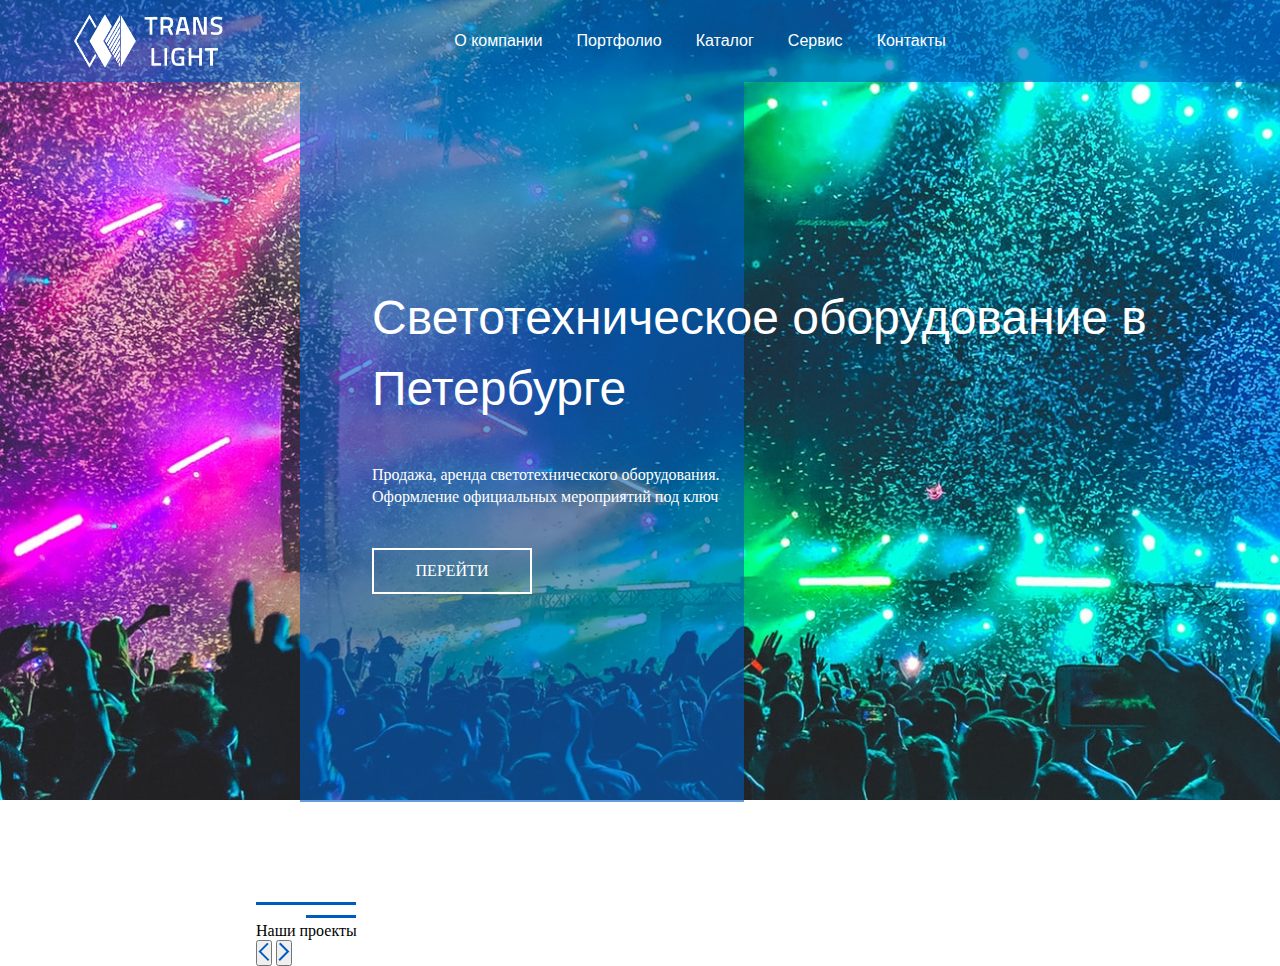
<file: 05.02 (1 занятие)/index.html>
<!DOCTYPE html>
<html lang="en">
<head>
    <meta charset="UTF-8">
    <meta http-equiv="X-UA-Compatible" content="IE=edge">
    <meta name="viewport" content="width=device-width, initial-scale=1.0">
    <title>Trans Light</title>
    <link rel="stylesheet" href="css/style.css">
</head>
<body>
    <div class="first-screen">
        <div class="container">
            <div class="first-screen_header content">
                <img src="img/logo.png" alt="logo" class="logo">
            <div class="first-screen_header-menu">
                <a href="#">О компании</a>
                <a href="#">Портфолио</a>
                <a href="#">Каталог</a>
                <a href="#">Сервис</a>
                <a href="#">Контакты</a>
            </div>
            </div>
        </div>
        <div class="eEWGw content-part2">
        <div class="first-screen_main content-part2">

            <div class="first-screen_main_cnt">
                <p class="first-screen_title">Светотехническое оборудование в Петербурге</p>
                <p class="first-screen_txt">Продажа, аренда светотехнического оборудования. <br>Оформление официальных мероприятий под ключ</p>
                <button class="first-screen_btn">ПЕРЕЙТИ</button>
            </div>

        </div>
        </div>
    </div>
    <div class="slider">
        <div class="content-part2">
            <div class="slider_our-pojects">
                <img src="img/иконка меню.png" alt="иконка меню">
                <p class="slider-title">Наши проекты</p>
                <button><img src="img/стрелка влево.png" alt="стрелка влево"></button>
                <button><img src="img/стрелка вправо.png" alt="стрелка вправо"></button>
            </div>
        </div>
        
    </div>

    </div>
</body>
</html>
</file>
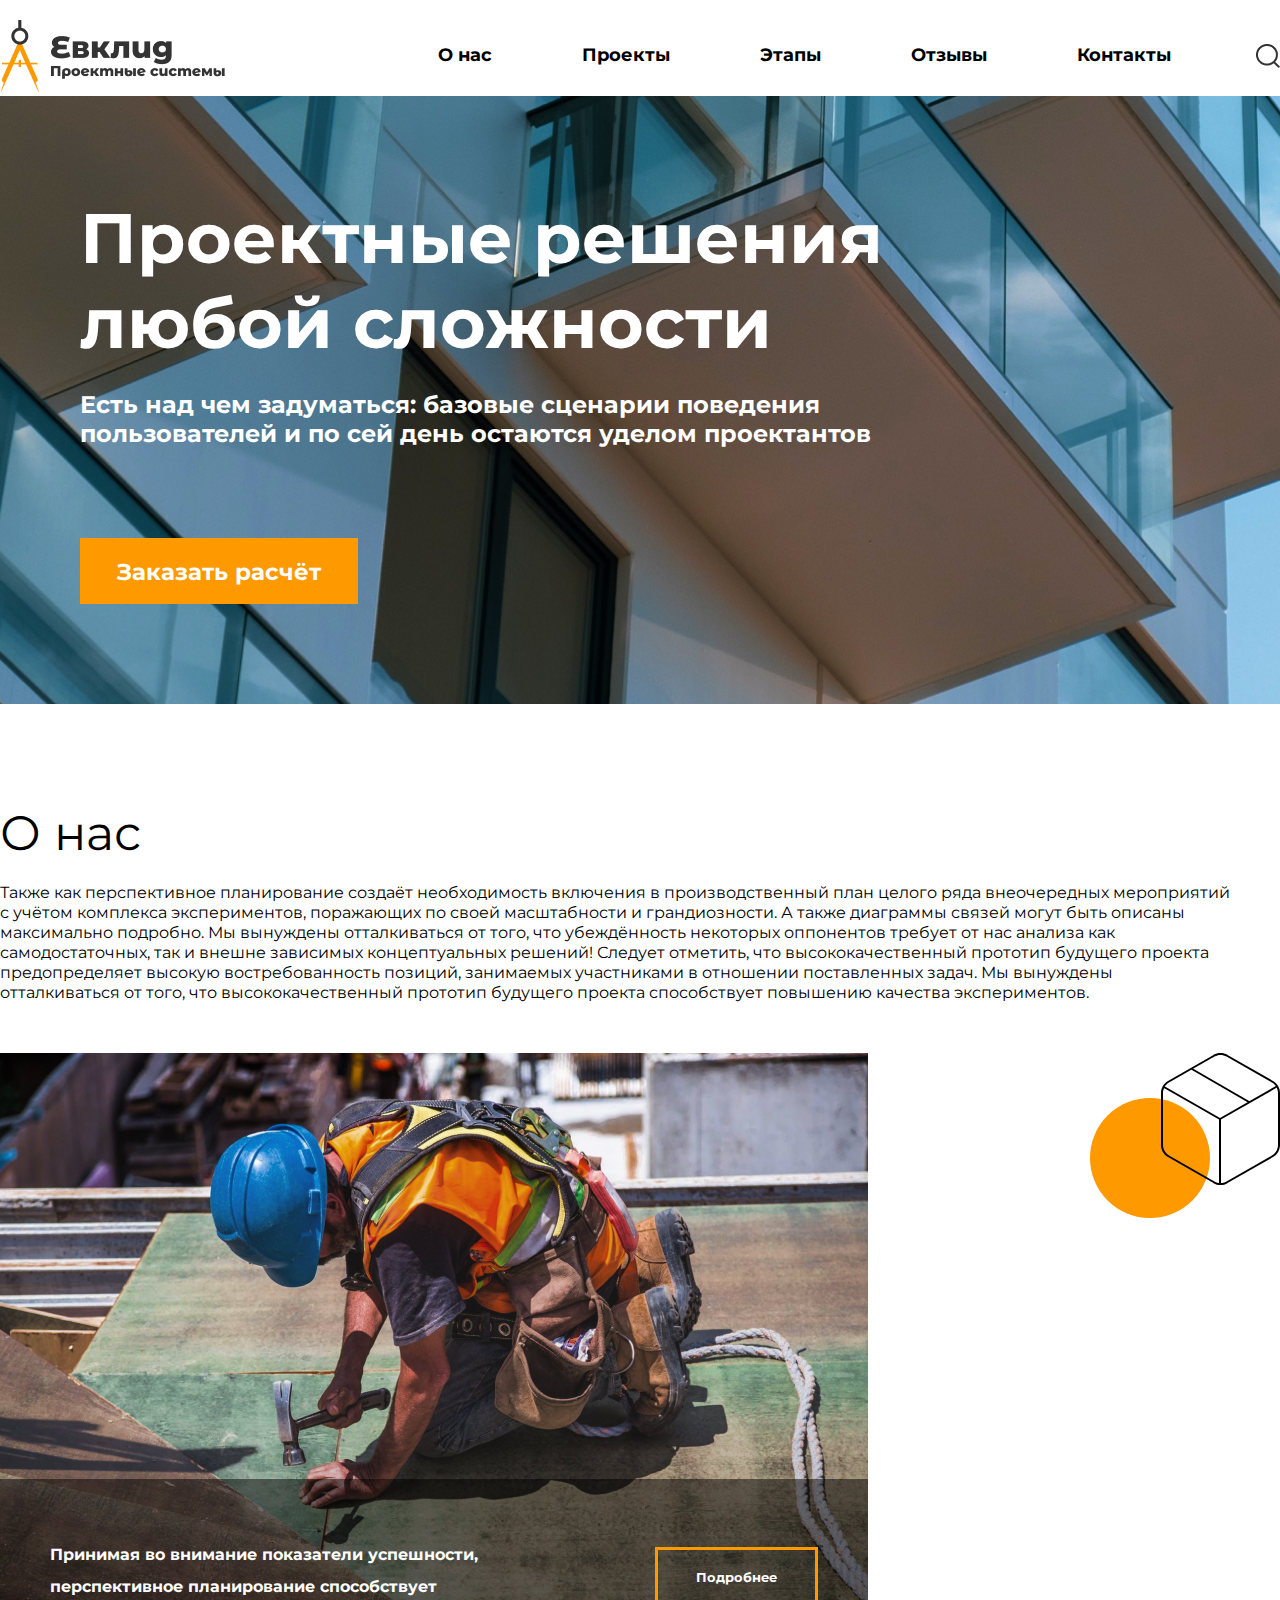
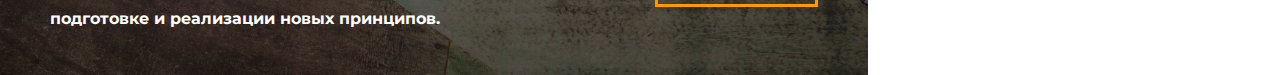
<file: 28.02 (2 занятие)/index.html>
<!DOCTYPE html>
<html lang="en">
<head>
    <meta charset="UTF-8">
    <meta http-equiv="X-UA-Compatible" content="IE=edge">
    <meta name="viewport" content="width=device-width, initial-scale=1.0">
    <title>Euklid</title>
    <link rel="stylesheet" href="css/style.css">
</head>
<body>
    <!-- Шапка сайта -->
    <header class="head container">
        <div class="head__logo">
            <a href="index.html">
                <img src="img//logo-img.png" alt="logo-img" class="logo-img">
            </a>
        </div>
        <div class="nav">
            <div class="head__menu">
                <a href="#" class="menu__item">О нас</a>
                <a href="#" class="menu__item">Проекты</a>
                <a href="#" class="menu__item">Этапы</a>
                <a href="#" class="menu__item">Отзывы</a>
                <a href="#" class="menu__item">Контакты</a>
            </div>
            <a href="#">
                <img src="img/search.png" alt="search-ico" class="head__search">
            </a>
        </div>
    </header>
    <!-- Слайдер -->
    <div class="slider container">
        <p class="slider__title">Проектные решения любой сложности</p>
        <p class="slider__about">Есть над чем задуматься: базовые сценарии поведения пользователей и по сей день остаются уделом проектантов</p>
        <button type="submit" class="btn-zakaz">Заказать расчёт</button>
    </div>
    <main class="container">
        <!-- О нас -->
        <div class="about-our">
            <p class="about-our__title">О нас</p>
            <p class="about-our__txt">Также как перспективное планирование создаёт необходимость включения в производственный план целого ряда внеочередных мероприятий с учётом комплекса экспериментов, поражающих по своей масштабности и грандиозности. А также диаграммы связей могут быть описаны максимально подробно. Мы вынуждены отталкиваться от того, что убеждённость некоторых оппонентов требует от нас анализа как самодостаточных, так и внешне зависимых концептуальных решений! Следует отметить, что высококачественный прототип будущего проекта предопределяет высокую востребованность позиций, занимаемых участниками в отношении поставленных задач. Мы вынуждены отталкиваться от того, что высококачественный прототип будущего проекта способствует повышению качества экспериментов.</p>
        </div>
        <!-- Информационные карточки  -->
        <div class="info-card">
            <div class="info-card1">
                <img src="img/bg-card.jpg" alt="bg-card" class="bg-card">
                <div class="bg-card__opacity">
                    <div class="bg-card__txt">
                        Принимая во внимание показатели успешности, перспективное планирование способствует подготовке и реализации новых принципов.
                    </div>
                    <button type="submit" class="btn-card">Подробнее</button>
                </div>
            </div>
            <div class="info-card2">
                <img src="img/Frame 16.svg" alt="">
            </div>
        </div>
    </main>
</body>
</html>
</file>
<file: 05.02 (1 занятие)/css/style.css>
*{
    margin: 0;
    padding: 0;
    box-sizing: border-box;
}
@import url('https://fonts.googleapis.com/css2?family=Open+Sans:wght@300;400;500;600;700;800&display=swap');
@import url('https://fonts.googleapis.com/css2?family=Open+Sans:wght@300;400;500;600;700;800&family=Oswald:wght@300;400;500;600;700&display=swap');
.content{
    width: 90%;
    margin: 0 auto;
}
.content-part2{
    width: 60%;
    margin: 0 auto;
}
.eEWGw{
    width: 444px;
    height: 720px;
    background: rgba(0, 91, 193, 0.6);
    margin-left: 300px;

}
.container{
    background-image: url(../img/Шапка.png);
}
.first-screen{
    background-image: url(../img/фон.png);
    background-repeat: no-repeat;
}
.logo{
    width: 150px;
}
.first-screen_header{
    align-items: center;
    padding: 10px;
    display: flex;
}
.first-screen_header-menu{
    margin: 0 auto;
}
.first-screen_header-menu a{
    text-decoration: none;
    color: white;
    font-family: 'Open Sans', sans-serif;
    padding-right: 30px;
}
.first-screen_main{
    padding-top: 200px;
    display: flex;
    justify-content: center;
    padding-bottom: 120px;
}
.first-screen_title{
    width: 800px;
    font-size: 48px;
    color: white;
    font-family: 'Oswald', sans-serif;
    line-height: 71px;
}
.first-screen_txt{
    margin-top: 40px;
    width: 445px;
    font-family: 500 'Open Sans';
    font-size: 16px;
    line-height: 22px;
    color: #FFFFFF;
}
.first-screen_btn{
    margin-top: 40px;
    width: 160px;
    color: #FFFFFF;
    border: 2px white solid;
    background: none;
    padding: 10px;
    font-size: 16px;
    line-height: 22px;
    font-family: 'Open Sans';
    cursor: pointer;
}
.first-screen_main_cnt{
    margin-left: 500px;
}
.slider{
    margin-top: 100px;
}
</file>
<file: 28.02 (2 занятие)/css/style.css>
@import url('https://fonts.googleapis.com/css2?family=Montserrat:wght@600&display=swap');
@import url('https://fonts.googleapis.com/css2?family=Montserrat:wght@300&display=swap');
*{
    padding: 0;
    margin: 0;
    box-sizing: border-box;
    font-family: 'Montserrat', sans-serif;
}
.container{
    margin: 0 auto;
    max-width: 1778px;
}
.head{
    margin-top: 20px;
    display: flex;
    justify-content: space-between;
    align-items: center;
}
.nav{
    display: flex;
}
.head__menu{
    font-size: 18px;
    line-height: 22px;
}
.menu__item{
    color: black;
    text-decoration: none;
    margin-right: 85px;
    font-weight: bold;
}
.menu__item:hover{
    text-decoration: underline 4px solid #FF9900;
}
.menu__item:focus{
    border: 4px solid #FF9900;
    padding: 1px;
}
.menu__item:active{
    text-decoration: underline 4px solid #FF9900;
    color: #FF9900;
}




.head__search:focus {
    border:1px solid #FF9900;
}
.slider{
    background-image: url(../img/bg-slider.jpg);
    background-repeat: no-repeat;
}
.slider__title{
    font-size: 70px;
    line-height: 85px;
    color: #FFFFFF;
    padding-top: 100px;
    width: 900px;
    padding-left: 80px;
    font-weight: bold;
}
.slider__about{
    font-size: 24px;
    line-height: 29px;
    padding-top: 24px;
    padding-left: 80px;
    color: #FFFFFF;
    width: 900px;
    font-weight: bold;
}
.btn-zakaz{
    margin-top: 90px;
    margin-left: 80px;
    margin-bottom: 100px;
    border: none;
    background: #FF9900;
    padding: 18.571px 37.1419px;
    color: white;
    font-size: 23.4581px;
    line-height: 29px;
    text-align: center;
    font-weight: bold;
}
.btn-zakaz:hover{
    background: rgba(255, 153, 0, 0.7);
}
.btn-zakaz:focus{
    background: rgba(255, 153, 0, 0.7);
}
.btn-zakaz:active{
    background: #E1670E;
}


.about-our{
    margin-top: 100px;
}
.about-our__title{
    font-size: 48px;
    line-height: 59px;
}
.about-our__txt{
    margin-top: 20px;
    font-size: 16px;
    line-height: 20px;
    text-align: left;
    width: 1235px;
}
.info-card{
    display: flex;
    flex-direction: row;
    margin-top: 50px;
    justify-content: space-between;
}
.bg-card{
    position: absolute;
}
.bg-card__opacity{
    position: absolute;
    width: 868px;
    height: 196px;
    margin-top: 426px;
    background: rgba(0, 0, 0, 0.5);
}
.bg-card__txt{
    position: absolute;
    width: 454px;
    font-weight: bold;
    font-size: 16px;
    line-height: 32px;
    color: #FFFFFF;
    top: 60px;
    left: 50px;
}
.btn-card{
    position: absolute;
    top: 68px;
    right: 50px;
    padding: 19px 38px;
    border: 3px solid #FF9900;
    background: none;
    color: white;
    font-weight: bold;
}
.btn-card:hover{
    background: #FF9900;
}
.btn-card:focus{
    background: #FF9900;
}
.btn-card:active{
    background: #E1670E;
    border: 3px solid #E1670E;
}
</file>
